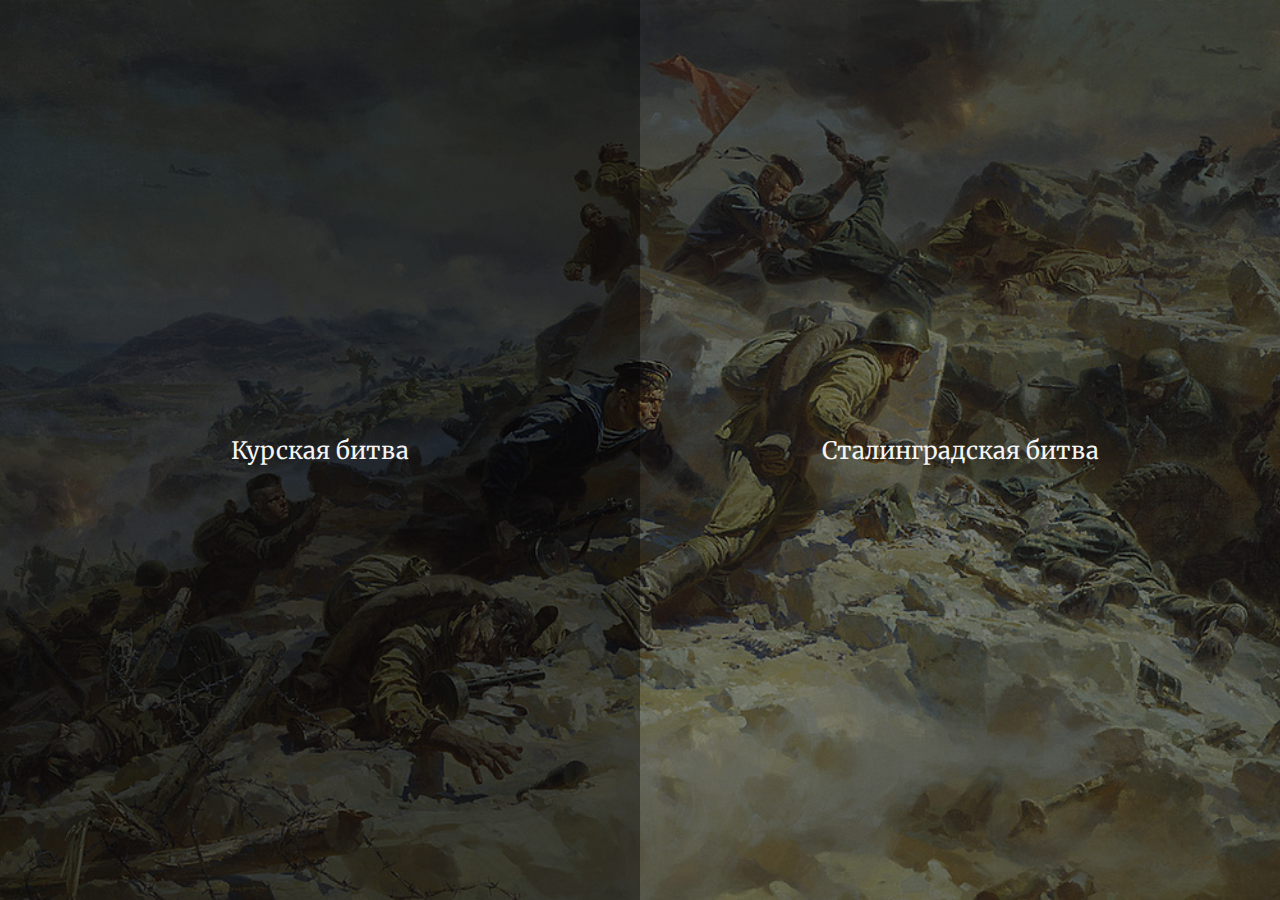
<file: index.html>
<!DOCTYPE html>
<html>
    <head>
        <title>Курская и Сталинградская битвы</title>
        <link rel="stylesheet" href="style.css">
        <link href="https://fonts.googleapis.com/css?family=Fira+Sans:500|Lora|Merriweather" rel="stylesheet">
        <meta charset="utf-8"> 
        <meta name="viewport" content="width=device-width, initial-scale=1">
        <script src="https://pixijs.download/release/pixi.min.js"></script>
    </head>
    <body>
        <a href="kursk.html" class="kurskButton button">Курская битва</a>
        <a href="stalin.html" class="stalinButton button">Сталинградская битва</a>
        <script src="https://ajax.googleapis.com/ajax/libs/jquery/3.2.1/jquery.min.js"></script>
        <script src="script.js"></script>
    </body>
</html>
</file>
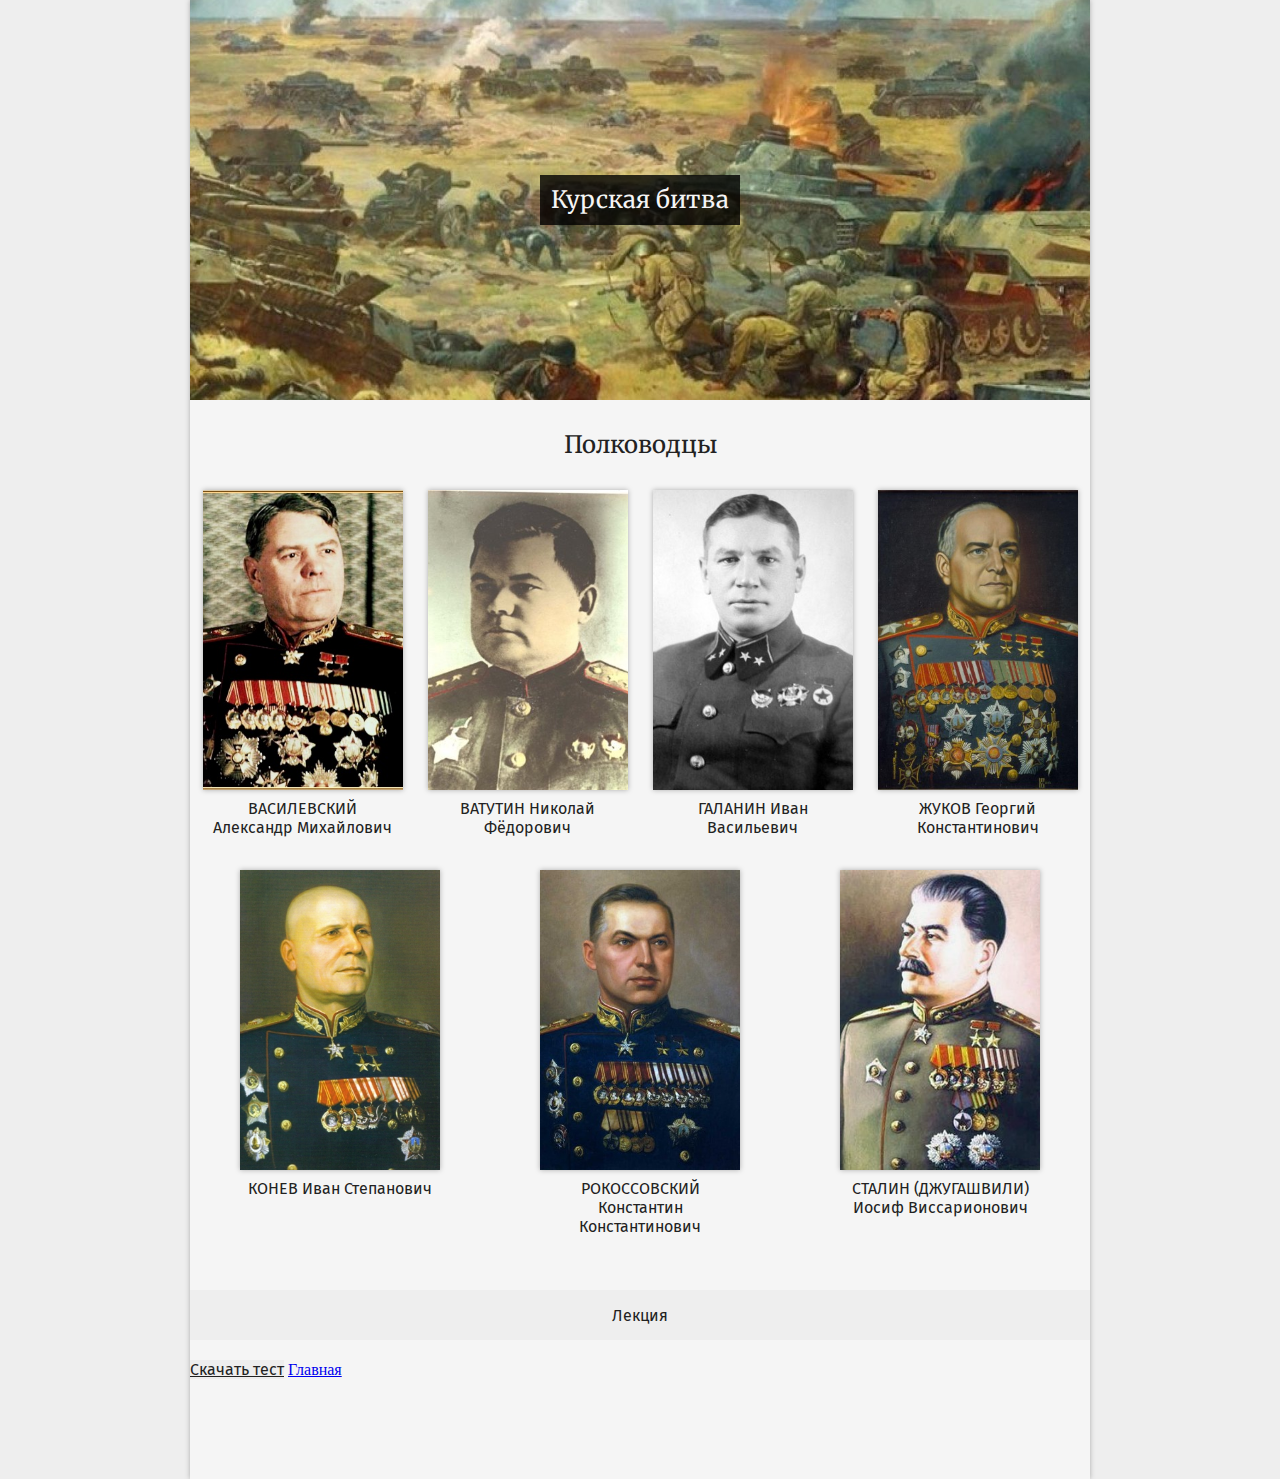
<file: kursk.html>
<!DOCTYPE html>
<html>
    <head>
        <title>Курская битва</title>
        <link rel="stylesheet" href="kursk.css">
        <link href="https://fonts.googleapis.com/css?family=Fira+Sans:500|Lora|Merriweather" rel="stylesheet">
        <meta charset="utf-8"> 
        <meta name="viewport" content="width=device-width, initial-scale=1">
        <script src="https://pixijs.download/release/pixi.min.js"></script>
    </head>
    <body>
        <main>
            <div class="container">
                <div class="showcase">
                    <h1>Курская битва</h1>
                </div>
                <h2 class="heroesHeader">Полководцы</h2>
                <div class="heroes">
                    <div class="heroBlock">
                        <img class="heroImage" src="img/vas.jpg" class="heroImage">
                        <h2 class="heroName">ВАСИЛЕВСКИЙ Александр Михайлович</h2>
                    </div>
                    <div class="heroBlock">
                        <img class="heroImage" src="img/Vatutin.jpg" class="heroImage">
                        <h2 class="heroName">ВАТУТИН Николай Фёдорович</h2>
                    </div>
                    <div class="heroBlock">
                        <img class="heroImage" src="img/galanin.jpg">
                        <h2 class="heroName">ГАЛАНИН Иван Васильевич</h2>
                    </div>
                    <div class="heroBlock">
                        <img class="heroImage" src="img/jukov.jpg" class="heroImage">
                        <h2 class="heroName">ЖУКОВ Георгий Константинович</h2>
                    </div>
                    <div class="heroBlock">
                        <img class="heroImage" src="img/konev.jpg" class="heroImage">
                        <h2 class="heroName">КОНЕВ Иван Степанович</h2>
                    </div>
                    <div class="heroBlock">
                        <img class="heroImage" src="img/rok.jpg" class="heroImage">
                        <h2 class="heroName">РОКОССОВСКИЙ Константин Константинович</h2>
                    </div>
                    <div class="heroBlock">
                        <img class="heroImage" src="img/stalin4.jpg" class="heroImage">
                        <h2 class="heroName">СТАЛИН (ДЖУГАШВИЛИ) Иосиф Виссарионович</h2>
                    </div>
                </div>
                <button class="panelButton">Лекция</button>
                <div class="panel">
                    <p>
                        Курская дуга... Теперь название этой великой битвы известно чуть ли не каждому жителю нашей страны и мира. Но когда-то и кем-то оно было произнесено впервые. Сначала оно упоминалось в секретных оперативных донесениях и военных сводках, поступавших из армейских штабов. Потом появилось на страницах военной печати. Из оперативных донесений и со страниц газет эта операция постепенно стала входить в военный лексикон, и на устах людей зазвучало новое, рождённое в боях название, а точнее, военное определение – Курская дуга.
                        По своему размаху, направленности, результатам и значению сражение на Курской дуге стоит в ряду крупнейших сражений ХХ века.
                        На поле боя с обеих сторон одновременно сошлись свыше 2236 тыс. солдат и офицеров, 6216 танков и самоходных установок, свыше 29 тыс. артиллерийских орудий и минометов, более 4200 боевых самолетов. А с учётом резервов обеих противоборствующих сторон, войск вермахта на Орловском выступе, советских войск Брянского фронта, то численность участвовавших в сражении войск превышала 4 млн. человек, танков и самоходных установок – 10000, артиллерийских орудий и минометов – 50000, боевых самолетов – 7000.
                        Нигде и никогда на столь ограниченном пространстве не сходились в смертельной схватке такие массы людей и техники. И сейчас этот участок советско-германского фронта протяженностью свыше 600 км, где решалась основная задача летне-осенней кампании 1943 г., справедливо называют Огненной дугой.
                    <h3>Положение сторон к весне 1943 года</h3><p>
                    Положение сторон весной 1943 г., их перспективы определились в ходе операций и сражений на советско-германском фронте зимой 1942-1943 гг. В результате Сталинградской битвы фашистская армия была основательно надломлена, было разгромлено свыше 100 немецких дивизий, составлявших до 40% их соединений на советско-германском фронте. Наметился коренной перелом в войне.</p>
                    <h3>Германия</h3><p>
                    Значительно ослабленными оказались танковые части Германии, которые в операциях 1941-42 годов служили главной ударной силой её сухопутных войск. Генерал Г.Гудериан – в то время генерал-инспектор бронетанковых войск – в марте 1943 года отмечал: «К сожалению, в настоящее время у нас нет уже ни одной полностью боеспособной танковой дивизии, однако успех боевых действий, как этого года, так и последующих лет зависит от того, удастся ли нам снова создать такие соединения. Если нам удастся разрешить эту задачу, то мы во взаимодействии с военно-воздушными силами и подводным морским флотом одержим победу. Если не удастся, то наземная война станет затяжной и дорогостоящей».1
                    Особенно большие потери понесли союзники Германии – румынские, итальянские и венгерские войска. Их боеспособность и боевой дух быстро таяли. Образовался кризис внутри фашистского блока, осложнилась обстановка в самой Германии.
                    В ходе сражений зимы 1942-43 годов к советско-германскому фронту были прикованы главные силы фашистской армии. Это позволило англо-американскому командованию успешно провести наступательные операции в Северной Африке. Создавались благоприятные условия для открытия второго фронта в Европе. Однако на вашингтонской конференции глав правительств и начальников штабов Великобритании и США в июле 1943 года было принято решение отложить открытие второго фронта ещё на год. Такая позиция союзников дала возможность гитлеровскому руководству мобилизовать все свои промышленные и людские ресурсы для продолжения войны, по прежнему концентрируя главные силы на восточном фронте.
                    В январе 1943 г. Гитлер издал указ «О всеобщем использовании мужчин и женщин для обороны империи», согласно которому все проживающие на территории Германии мужчины в возрасте от 16 до 65 лет и женщины от 17 до 45 лет подлежали мобилизации. Все мужчины от 17 до 50 лет направлялись на фронт. Для работы в промышленности и сельском хозяйстве широко использовалось население оккупированных территорий и военнопленные. По сравнению с 1942 г.  производство танков в Германии возросло почти в 2 раза, самолетов – в 1,7 раза, артиллерийских орудий – в 2,2 раза.2 Вступили в строй новые танки «Тигр» и «Пантера», самоходные орудия «Фердинанд», новые истребители «Фокке-Вульф 190А» и штурмовик «Хейнкель-129». Были существенно улучшены боевые свойства прежних танков Т-III, T-IV, артиллерии. Появились более мощные противотанковые пушки 75- и 88-миллиметрового калибра.
                    Все это дало возможность гитлеровскому руководству к весне 1943 г. восполнить потери войск и сформировать новые пехотные и танковые соединения. К лету гитлеровская армия имела на 43 дивизии больше, чем в канун войны против СССР. Гитлеровское руководство усиленно готовилось к тому, чтобы взять реванш за поражения минувшей зимы.</p>
                    <h3>Советский Союз</h3><p>
                    Что касается Советского Союза, то, несмотря на ряд достигнутых военно-политических и стратегических успехов, обстановка для него оставалась крайне напряжённой и сложной. Враг был надломлен, но ещё полон решимости продолжать войну. Приходилось учитывать и возможность попыток гитлеровского руководства заключить сепаративный мир с нашими западными союзниками.
                    В ходе ожесточённых зимних сражений советские войска понесли большие потери в личном составе и технике. Освобождённые районы находились в опустошенном состоянии. От Советского государства и всего народа требовались новое напряжение духовных сил, мобилизация всех экономических и военных возможностей для наращивания ударов по врагу до полного его разгрома. Положение осложнялось тем, что Германия продолжала опираться на промышленность и ресурсы Западной Европы. В 1943 году она ещё производила в 4 раза больше чугуна, стали и проката, почти в 6 раз больше угля, в 1,5 раза больше электроэнергии, чем Советский Союз. Поэтому только за счет более рационального использования имевшихся ресурсов и предельно напряжённого труда советских людей можно было превзойти врага и обеспечить победу.
                    Эта задача была решена. В 1943 г. промышленность СССР произвела тяжелых и средних танков в 1,4 раза, боевых самолетов в 1,3 раза, орудий 76-миллиметрового калибра и выше – на 63%, минометов – на 213% больше, чем промышленность фашистской Германии. В течение года авиационные заводы выпустили около 35 000 самолетов, а танкостроители – 24 000 танков и самоходно-артиллерийских орудий.</p>
                    <img src="img/t34.jpg">
                    <p>Т-34
                    </p><p>Наращивалось производство основной боевой машины – танков Т-34, – по праву считавшейся верхом развития танковой техники. Одновременно начался массовый выпуск самоходно-артиллерийских установок (САУ-152, САУ-76, САУ-85, ИСУ-152, ИСУ-122). Это позволило сформировать 5 танковых армий новой организации, состоявших только из танковых и механизированных корпусов и явившихся мощным средством нанесения контрударов в обороне и развитии успехов в наступлении.
                    Появилась новая противотанковая пушка образца 1943 г., успешно поражавшая немецкие танки «Тигр» и «Пантера». Усовершенствованы были и другие артиллерийские системы; сформированы артиллерийские корпуса прорыва, пушечные артиллерийские дивизии, истребительно-противотанковые бригады РВГК. Вся артиллерия была переведена на механическую тягу, что значительно повысило её маневренность. Общевойсковые армии получили свою штатную артиллерию. Создание артиллерии РВГК и централизованное управление ею давало возможность оперативно перебрасывать её на решающие участки фронта, где выполнялись главные задачи. На вооружение авиации начали поступать новые, более современные истребители    ЛА-4, ЯК-9, ЯК-3, усовершенствованные бомбардировщики ПЕ-2, ИЛ-4, штурмовики ИЛ-2.</p>
                    <img src="img/plane.jpg">
                    <p>Ил-4</p><img src="img/plane2.jpg">
                    <p>Пе-2</p>                    <img src="img/plane3.jpg">
                    <p>Ил-2</p><p>
                    Ставке Верховного главнокомандования удалось создать крупные стратегические резервы. К лету 1943 года в составе действующей Красной Армии насчитывалось 6442000 солдат, сержантов и офицеров, 98790 орудий и минометов, 9580 танков и самоходно-артиллерийских установок, 8290 боевых самолетов.4 Завершался второй год войны, и Красная Армия, особенно её командные кадры, познавшие как тяжёлые поражения, так и крупные победы, приобрели значительный опыт ведения оборонительных и наступательных операций. В ходе Курской битвы Красная Армия, с точки зрения чисто военного противостояния и возможностей проявления военного искусства, впервые выступала примерно в равных с фашистской армией условиях. Например, соотношение сил сторон, сложившееся к июню 1941 года, характеризовало лишь их потенциальные возможности к началу войны. Фактически же из-за крупных политических просчетов сталинского руководства фронты Красной Армии были поставлены в такие условия, в которых они не могли реализовать свои боевые возможности. В результате огромных потерь, понесённых нашими войсками в первые же дни войны, особенно в авиации, дальнейшие сражения шли при подавляющем превосходстве противника. Примерно такая же обстановка сложилась и летом 1942 года. И только в 1943 году вследствие принятых политических и стратегических решений Красная Армия оказалась в ином, более благоприятном, чем в предшествующие два года войны, положении.</p>
                    <h3>Планы германского командования</h3><p>
                    В планах на 1943 год Гитлер исходил из ложной посылки: военный потенциал СССР на исходе и «Советский Союз, понесший чудовищные потери, должен потерпеть поражение».5 Это было результатом не столько реальной оценки сложившейся военно-политической и стратегической обстановки, сколько упорного нежелания признать назревавший коренной перелом в ходе войны не в пользу Германии и стремления любой ценой одержать в 1943 году крупную победу.</p><p>
                    Конфигурация Курского выступа создавала, по мнению гитлеровского командования, благоприятные возможности для окружения и последующего разгрома войск Центрального и Воронежского фронтов. Достигнув победы на Курской дуге, гитлеровцы намеревались развить своё наступление в северо-восточном направлении, выйти в глубокий тыл центральной группировки советских войск и создать новую угрозу Москве. Это коренным образом изменило бы военно-политическую обстановку на советско-германском фронте в пользу немецких войск. Вот почему свою летнюю кампанию 1943 года гитлеровское руководство планировало начать наступательными операциями, рассчитывая окружить и разгромить советские войска в районе Курского выступа. Предусматривались два мощных встречных удара: от Орла на юг и от Белгорода на север в общем направлении на Курск.</p><p>
                    Вот что провозглашал Гитлер в своем приказе 15 апреля 1943 г:</p><p>
                    «Я решил, как только позволят условия погоды, осуществить первое в этом году наступление «Цитадель». Это наступление имеет решающее значение... Победа под Курском должна явиться факелом для всего мира...»</p>
                    <h3>Замысел советского командования</h3><p>
                    Советская разведка своевременно раскрыла план действий германского командования. Комплекс мер по отражению гитлеровских ударов и переходу в контрнаступление был предложен маршалом Советского Союза Г.К.Жуковым. Его точка зрения, поддержанная Генеральным штабом и командованием Центрального фронта, возобладала, хотя И.В.Сталин и колебался. Но, в конце концов, аргументы Г.К.Жукова, А.М.Василевского и К.К.Рокоссовского, подкреплённые детальной проработкой различных вариантов развития событий, убедили Верховного главнокомандующего принять решение о преднамеренной обороне.</p><p>
                    В сжатом виде замысел действий советского командования состоял в том, чтобы переходом к преднамеренной стратегической обороне силами Центрального, Воронежского, Степного фронтов отразить летнее наступление немецко-фашистских войск, обескровить их последующим переходом в контрнаступление нанести поражение главным группировкам противника. С этой целью, начиная с конца февраля и до начала июля 1943 г., на всём Курском выступе производились напряжённые работы по созданию мощной оборонительной системы. Всё это время наши войска создавали, укрепляли и совершенствовали свои позиции. В ту пору сложилась поговорка: «Хороший окоп – броня для солдата». Вот почему бойцы трудились день и ночь, создавая развитую систему траншей и ходов сообщений.</p><p>
                    Кроме оборонительных работ, проделанных непосредственно частями Красной Армии, особенно инженерно-саперными подразделениями, с помощью трудящихся прифронтовых районов было вырыто по всему Курску одних только траншей – десять тысяч километров, построены и восстановлены сотни мостов и тысячи километров шоссейных и грунтовых дорог. Объем работы был колоссальный. Нигде и никогда за всё время войны не было такой мощной глубокоэшелонированной, разветвлённой и разнообразной по характеру сооружений обороны. Для удара на Курской дуге советскими войсками было подготовлено 8 оборонительных полос и рубежей, связанных между собой промежуточными и отсечными позициями: общая глубина инженерного оборудования местности достигала 300 км. Эти оборонительные полосы, хорошо оснащённые инженерными сооружениями, позволяли свободно маневрировать огневыми средствами в бою и доводить до минимума потери от артиллерийско-миномётного и авиационного огня. Были созданы мощные минные поля на танкоопасных направлениях, резервы противотанковой артиллерии самоходных установок, танковых и моторизированных частей, в любую минуту готовых к контратаке.</p><p>
                    Велась напряжённая боевая подготовка. Командирами, штабами и войсками отрабатывались способы действий по выполнению поставленных задач в обороне. Особенно интенсивно шли тренировки по выдвижению на назначенные рубежи с противотанковыми резервами и вторыми эшелонами. Всё это определило высокую организованность действий нашей армии в ходе оборонительного сражения. Уверенность и стойкость войск были обеспечены хорошей обученностью, умением владеть своим оружием, целеустремлённостью и высокой организованностью в действиях командиров штабов всех степеней, всей сложной и многообразной работой по подготовке оборонительной операции, что обеспечило её успех.</p><h3>
                    Накануне сражения</h3><p>
                    Гитлеровцы, готовясь к наступлению, стянули в состав ударной группировки 50 дивизий, в том числе 14 танковых и 2 моторизированные. Ещё 3 танковые дивизии и 1 моторизированная находились в ближайшем резерве. От Орла на Курск готовились наступать 6 танковых дивизий. Из района Белгород – Харьков к наступлению готовились 8 танковых дивизий.</p><p>
                    В южную ударную группировку врага входили элитные соединения бронетанковых войск вермахта: танковые дивизии СС «Адольф Гитлер», «Рейх», «Мёртвая голова», моторизированная дивизия «Великая Германия», 10-я отдельная танковая бригада. Именно в состав этих соединений входили все танки «Тигр» и «Пантера», имевшиеся у врага на юге Курской дуги.
                    Гитлеровские войска возглавляли: генерал-фельдмаршал Г.Клюге (группа армий «Центр») и Э.фон Манштейн (южная группа армий).</p>
                    Советскими войсками командовали: генерал К.К.Рокоссовский (Центральный фронт) и генерал Н.Ф.Ватутин (Воронежский фронт).
                    В состав двух советских фронтов входили: 10 общевойсковых армий, 2 танковые, 2 воздушные; 2 отдельных стрелковых корпуса и 4 отдельных танковых, а также части и соединения других родов войск. В распоряжении советского командования имелось большое число истребительно-противотанковых бригад и отдельных истребительно-противотанковых полков.

                    Советские войска имели количественное превосходство над врагом в личном составе, артиллерии и танках (в авиации соотношение сил было примерно равным), но проигрывали ему в отношении качественного состава бронетанковых войск.
                    В начале июля Ставка уведомила фронты о том, что вражеское наступление возможно в период с 3 по 6 июля, а в ночь на 5 июля были схвачены немецкие сапёры, разминировавшие проходы на своём переднем крае. На допросе они показали, что немецкие части уже заняли исходные позиции и в три часа утра пойдут в наступление. Командованию предстояло решить: верить пленным или нет. Если немецкие саперы говорили правду, надо было начинать запланированную на этот случай контрартподготовку, на которую выделялось до половины боевого комплекта снарядов и мин.
                    «Времени на запрос Ставке не было, обстановка складывалась так, что промедление могло привести к тяжёлым последствиям, - вспоминает маршал Советского Союза К.К.Рокоссовский. – Присутствующий при этом представитель Ставки Г.К.Жуков, который прибыл к нам накануне вечером, доверил решение этого вопроса мне».
                    Ответственность была, конечно, колоссальная, но прославленный в московских и сталинградских боях полководец, детально знавший обстановку на фронте, взвесив все «за» и «против», принял смелое, а главное – правильное решение.
                    <h3>«И грянул бой...»</h3>
                    ...5 июля в 2 часа 20 минут на большом участке фронта южнее Орла предрассветную тишину, царившую над позициями, потряс гром сотен батарей. Одновременно не менее сильный огонь по приказу командующего Воронежским фронтом Н.Ф. Ватутина был открыт и на южном фасе дуги, в районе Белгорода. Это было для гитлеровцев как гром среди ясного неба.
                    <img src="img/map.jpg">
                    В первые часы боя полная неопределённость царила и на стороне советского командования, Г.К.Жуков и А.М.Василевский с волнением ожидали результатов предпринятой артиллерийской контрподготовки. Об этих часах неопределённости вспоминает лейтенант И.М.Чистяков, командующий 6-й гвардейской армией:
                    ─ Всех тревожило одно: пойдут немцы в наступление сразу же после нашей контрподготовки или нет? Это – главное. Но и другая мысль беспокоила: не ударили мы по пустому месту? Уже больше двух часов прошло со времени нашей артподготовки, а противник молчит, не наступает. Вдруг звонит ... генерал Ватутин и спрашивает меня: «По данным вашей разведки, немцы должны уже давно наступать». Я молчу: ничего утешительного сказать ему не могу. А он продолжает:
                    ─ Не потратили ли мы несколько вагонов боеприпасов напрасно? Тогда, считай, влипли мы с тобой в историю...
                    Слова эти резанули по сердцу. Но в это самое мгновение послышался отдаленный гул моторов, и я с облегчением буквально закричал в трубку:
                    ─ Товарищ командующий, слышен гул моторов! Приближаются ... вражеские танки! Да вот и артиллерия его заговорила.
                    ─ Ясно. Желаю успехов! – ответил мне Николай Федорович и повесил трубку.
                    Лишь в 4 часа 30 минут, то есть с опозданием почти на два часа, а кое-где и позже, гитлеровцы начали своё наступление, сопровождаемое массированными ударами артиллерии и Люфтваффе.
                    В первые же часы боя в сражение были введены сотни танков. Нигде и никогда, ни до, ни после Курской битвы гитлеровцам не удавалось достичь такой плотности бронетанковой техники. На отдельных участках на один километр фронта приходилось до ста вражеских танков и штурмовых орудий. Но советские войска выдержали удар этого стального тарана. Натолкнувшись на глубокоэшелонированную оборону советских войск, гитлеровская группировка, наступавшая с севера, увязла в ней, понесла тяжёлые потери в технике и людях, и уже к 12 июля продвижение гитлеровских войск было полностью остановлено, они смогли продвинуться всего на 10-12 километров. Массирование артиллерии, умелое использование танков и авиации помогли командованию Центрального фронта в короткие сроки остановить вражеское наступление. Важную роль сыграл и контрудар, нанесённый 6 июля силами 17-го и 18-го гвардейских стрелковых корпусов, 2-й танковой армии (3-й и 16-й танковые корпуса) и 19-го танкового корпуса. Хотя врага и не удалось отбросить на исходные позиции, его продвижение застопорилось, гитлеровцам пришлось производить перегруппировку войск.
                    С юга наступала более крупная группировка врага. И её продвижение было более значительным. Здесь, на Обояньском и Прохоровском направлениях, развернулось одно из ожесточённейших танковых сражений Великой Отечественной войны.
                    <h3>Прохоровское поле</h3>
                    Благодаря полуторному превосходству в танках и умелому маневрированию силами гитлеровцам удалось продвинуться на 30-35 км в полосе обороны Воронежского фронта. Но 9 июля враг был остановлен. Тогда гитлеровское командование, чтобы продолжить наступление на север, решило использовать брешь, пробитую на стыке 6-й и 7-й гвардейских армий, обойти Обоянь с востока и нанести удар основными силами на Прохоровку: это был для противника кратчайший путь с юга на Курск вдоль Симферопольского шоссе.
                    Одновременно и генерал армии Н.Ф.Ватутин подготовил войска фронта к нанесению контрудара именно в этом направлении, имея целью разгромить на этом участке сильную вражескую группировку, освободить Белгород, развить контрнаступление в сторону Днепра.
                    Рано утром 12 июля началось танковое сражение под Прохоровкой. На небольшом пространстве, зажатом между рекой Псел и железнодорожной насыпью, сближались две танковые лавины. Наши машины на полном ходу врезались в боевые порядки противников. На поле боя перемешалось огромное количество танков. Снаряды, посылаемые с близких расстояний, пробивали броню, взрывались боеприпасы, башни танков от удара отлетали на несколько метров...
                    Советские танкисты действовали не только огнем, скоростью и маневром своих «тридцатьчетверок», но и их ударной массой, часто идя на таран. Над полем боя среди орудийных выстрелов различались душераздирающий скрежет брони и стали, глухие, как тысячепудовый молот, удары огромной массы металла. И это продолжалось с раннего утра до самого заката. Металл плавился, а люди стояли, держались, боролись, стремясь пересилить, сломить танковый напор врага, обратить его в спять, одержать победу. Лишь с наступлением сумерек гул боя стал постепенно стихать. В гигантском «смерче» боя трудно было различить действия отдельных экипажей, и тем более людей. Героизм здесь был как нигде массовым. Сражались все, кто мог видеть, двигаться, стрелять, бросать гранаты и бутылки с зажигательной смесью да бить прикладом...

                    Сражение под Прохоровкой, по утверждению военных специалистов, характеризовалось частым и резким изменением хода событий на разных направлениях, небывалой активностью и решительностью советского командования. На одних участках велись встречные бои, а на других – оборонительные, на третьих – наступательные, с отражением контратак противника. Павел Алексеевич Ротмистров в своей книге «Время и танки» характеризовал ход самого сражения так: «...Поле сражения клубилось дымом и пылью, земля содрогалась от мощных взрывов. Танки наскакивали друг на друга и, сцепившись, уже не могли разойтись, бились насмерть, пока один из них не вспыхивал факелом или не останавливался с перебитыми гусеницами. Но и подбитые танки, если у них не выходило из строя вооружение, продолжали вести огонь».
                    ...Страшно было смотреть на поле отгремевшего сражения:
                    И стихла битва,
                    Словно истощила
                    Все силы.
                    И умолкло все кругом,
                    Как в час,
                    Когда гроза теряет силы,
                    И катится
                    Поле боя осталось за советскими войсками. Хотя победа далась высокой ценой: 350 танков и САУ остались на поле под Прохоровкой. Но и немцы оставили под Прохоровкой более 400 танков и штурмовых орудий. И если из 350 советских танков почти половина через день, два, три, неделю опять вошла в строй, немецкие танки были потеряны безвозвратно.
                    Роль авиации
                    Громадный вклад в победу под Курском внесли советские летчики. Советская авиация не имела значительного численного превосходства над Люфтваффе. Тем весомей была победа, одержанная в воздушном сражении за господство в воздухе над полем битвы на Курской дуге.
                    Всего два-три дня потребовалось советским летчикам, чтобы небо стало безраздельно принадлежать им. А господство в воздухе помогало отражать атаки на земле. Удары штурмовиков нередко срывали наступление гитлеровцев. Особенно эффективно применялись кумулятивные противотанковые авиационные бомбы. И налеты десятков машин на места скопления гитлеровских танков превращали там все в кромешный ад.
                    Не менее эффективно действовали пикирующие бомбардировщики ПЕ-2 – «пешки». Одна из вражеских атак на Поныри была отбита соединёнными усилиями наземных войск и 170 «пешек». Пикировщики, выстроившись в круг и сбрасывая по 1-2 бомбы за заход, буквально прижали наступавших гитлеровцев к земле. Атака противника была не просто сорвана, советские войска перешли в контратаку и отбросили вклинившегося противника на ранее занимаемые им рубежи.
                    Итоги
                    Итогом битвы на Курской дуге был разгром более чем 30 отборных дивизий вермахта, в том числе 7 танковых. Враг потерял более 500 тысяч человек убитыми, пропавшими без вести, пленными и уволенными с военной службы по увечьям, свыше 1500 танков, до 3700 боевых самолетов, свыше 3000 артиллерийских орудий. Советские войска ликвидировали Орловский и Белгородско-Харьковский плацдармы противника и создали условия для освобождения Левобережной Украины и выхода на Днепр. В этой битве окончательно потерпела крах наступательная стратегия вермахта. Победой под Курском и выходом к Днепру окончательно завершился коренной перелом в ходе войны. Германия и её сателлиты были вынуждены перейти к обороне на всех театрах военных действий. В воздушных сражениях под Курском советская авиация окончательно завоевала стратегическое господство в воздухе.
                    В Курской битве советские войска проявили несгибаемое мужество и стойкость.

                    Здесь судьбы мира взвешивались строго.
                    Здесь танки наши шли, как корабли.
                    Победные широкие дороги
                    Среди цветов на запад пролегли.
                    Мы бились от заката до заката,
                    И были мы такими в том бою,
                    Каких вы не видали на плакатах
                    И не встречали в праздничном строю.
                    (Александр Елькин, 1943 г)
                    132 соединения и части были преобразованы в гвардейские, 26 удостоены почетных наименований «Орловские», «Белгородские», «Харьковские» и «Карачаевские».
                    Поражение в Курской битве поставило окончательный крест на гитлеровских претензиях на мировое господство.
                    Отрывки из воспоминаний Маршала Советского Союза (тогда начальника Генерального штаба Советских вооруженных сил) А.М. Василевского и генерала-фельдмаршала, бывшего командующего группой армий «Юг» Э. фон Манштейна
                    Александр Михайлович Василевский: «На советско-германском фронте наступило весеннее затишье. Лишь на Кубани продолжались ожесточенные сражения за завоевание господства в воздухе. В центре же, вокруг Курска, образовалась своеобразная дуга, обращённая в сторону противника. С севера над ней нависал находившийся в руках противника Орловский выступ. С юга линия фронта тянулась примерно по белгородской параллели. А западный конец дуги шёл чуть восточнее Севска, Рыльска и города Сумы. Внутри огромной дуги и близ неё стояли в напряжённом ожидании наши десять общевойсковых, две танковых и две воздушных армии Центрального  и Воронежского фронтов».
                    Эрих фон Манштейн: «Весна 1943 года поставила германское командование перед сложным решением (...) речь шла о двух альтернативных вариантах. Следовало ли сначала предоставить инициативу противнику и подождать его наступления, чтобы затем, при благоприятных условиях, перейти в контрнаступление? Или же попытаться сохранить инициативу за собой и нанести противнику удар прежде, чем он успеет прийти в себя от последней зимней кампании?»
                    А.М. Василевский: «Ещё накануне первомайского праздника ЦК партии обратился с призывом к ВС (...) «Вперёд на Запад, за освобождение советской земли!»
                    Цель нового наступления состояла в том, чтобы завершить наметившийся перелом в войне, разгромить вражеские группировки армий «Центр» и «Юг», освободить Левобережную Украину с угольно-металлургической базой Донбасс и восточные районы Белоруссии, изгнав гитлеровские войска за линию реки Сож, среднего и нижнего течения Днепра.
                    К выработке плана предстоящих действий и всестороннему их обеспечению советское командование приступило сразу же после завершения зимней кампании – в конце марта 1943 года».
                    Э.фон Манштейн: «На предполагаемом намерении врага (наступать) основывалась идея контрнаступления, о которой командование группы армий «Юг» неоднократно докладывало Гитлеру в феврале – марте. Нужно было с боями отступить перед ожидаемым на Донце наступлением противника с тем, чтобы позволить его ударным армиям продвинуться примерно до линии Мелитополь – Днепропетровск. Одновременно самые крупные силы нужно было  сосредоточить позади северного крыла наших сухопутных сил. С их помощью следовало  разбить ожидавшееся там наступление русских, чтобы потом ударить во фланг армий противника, продвигающихся через Донбасс в направлении нижнего Днепра, и уничтожить их на побережье (...).
                    Но Гитлер менее всего был готов к возможному оперативному успеху ценой отказа – хотя бы и временного – от района Донбасса. С потерей этого района мы не смогли бы более обеспечить  наше собственное военное производство. Тогда как для противника потеря Донбасса означала лишь сокращение производства стали на 25%. Более того, значение для нас месторождения марганца под Никополем вообще не поддается словесному выражению. Потеря Никополя (на Днепре, юго-западнее Запорожья) означало бы конец войне (...).
                    Таким образом, на передний план с неизбежностью выступила идея использовать имевшуюся слабость противника после поражений, которые он потерпел к концу зимней кампании, чтобы нанести удар прежде, чем он снова будет способен вести оперативные действия (...). Так, в конце концов, пришли к плану «Цитадель».
                    А.М.Василевский: «Казалось, для организации нашего наступления мы сделали все. Однако вскоре в намеченный Ставкой план летнего наступления, предусматривавший нанесение главного удара на Юго-Западном направлении, были внесены существенные поправки. Советской военной разведке удалось своевременно вскрыть подготовку гитлеровской армии к крупному наступлению на Курской дуге и даже установить его дату».
                    Э.фон Манштейн: «Начало операции «Цитадель» предусматривалось на возможно более ранний срок. В качестве такового оба командования группами армий называли верховному главнокомандованию сухопутных сил начало мая при условии, что до этого закончился бы период весенней распутицы. Фактически операция «Цитадель» могла бы начаться примерно в середине мая».
                    А.М.Василевский: «Анализируя разведывательные данные о подготовке врага к наступлению, фронты, Генеральный штаб и Ставка постепенно склонялись к идее перехода к преднамеренной обороне. Этот вопрос в конце марта – начале апреля многократно обсуждался в ГКО и Ставке. Тщательно, со всех сторон обсуждали мы этот вопрос по телефону с заместителем Верховного Главнокомандующего Г.К.Жуковым, который находился на Курской дуге, в войсках Воронежского фронта. В результате 8 апреля Г.К.Жуков направил Верховному Главнокомандующему обстоятельный доклад с оценкой обстановки, в котором изложил соображения о плане действий в районе Курской дуги. Там, в частности отмечалось: «Переход наших войск в наступление в ближайшие дни с целью упреждения противника считаю нецелесообразным. Лучше будет, если мы измотаем противника на нашей обороне, выбьем ему танки, а затем, введя свежие резервы, переходом в общее наступление окончательно добьём основную группировку противника».
                    После принятия решения о преднамеренной обороне с последующим переходом в контрнаступление развернулась всесторонняя подготовка к предстоящим действиям. Одновременно продолжалась разведка сил и намерений противника, в результате чего советскому командованию стали достаточно точно известны сроки начала вражеского наступления, которое трижды переносилось Гитлером».
                    Э.фон Манштейн: «Постфактум склоняешься к признанию: учитывая, что начало операции «Цитадель» откладывалось всё далее, командующие группами армий должны были бы разъяснить верховному командованию сухопутных сил, что это наступление теперь потеряло свой смысл, и поэтому его не следует проводить (...).
                    В годовщину взятия Севастополя я должен был лететь в Бухарест, чтобы вручить маршалу Антонеску золотой герб Крыма. В последний момент полёт был отложен, так как Гитлер приказал всем командующим и командирам соединений сухопутных войск и авиации, предусмотренных для участия в операции «Цитадель», прибыть 1 июля в его ставку в Восточной Пруссии. На этом совещании, которое, как всегда перед подобной аудиторией, являлось исключительно докладом Гитлера, он сообщил своё окончательное решение: провести операцию «Цитадель». Наступление должно было начаться 5 июля».
                    А.М.Василевский: «3 июля на Воронежском и на Центральном фронтах прошло, как и все последующие дни, спокойно. А с 16 часов 4 июля противник предпринял на широком участке Воронежского фронта боевую разведку примерно четырьмя батальонами, поддерживаемыми двадцатью танками, артиллерией и авиацией (около 150 самолетовылетов). Все попытки врага вклиниться в наш передний край были отбиты. Захваченный в бою пленный, немец из 168-й пехотной дивизии, показал, что войскам розданы на руки сухой паёк, порции водки и что 5 июля они должны перейти в наступление.
                    Из телефонного разговора с Жуковым я узнал, что то же самое подтверждают немецкие перебежчики, перешедшие к нам 4 июля на Центральном фронте. Посоветовавшись с Ватутиным, мы решили в ночь на 5 июля повести предусмотренную планом артиллерийско-авиационную контрподготовку, которая как выяснилось позднее, дала исключительный эффект. Противник, находившийся в исходном для наступления положении, понёс большие потери в живой силе и технике... Гитлеровцы с трудом смогли начать наступление вместо 3-х часов утра 5 июля тремя часами позже. Так развернулось великое сражение на Курской дуге. В этот день, одновременно с севера и юга, перешли в наступление на Курск обе вражеские группировки».
                    Э.фон Манштейн: «5 июля началось наступление на фронтах обоих групп армий после того, как до этого вечером 4-я армия в результате внезапного частичного нападения завладела наблюдательными пунктами, которые для ведения операции были необходимы».
                    А.М.Василевский: «В целом вражеское наступление продолжалось менее недели и 12 июля кончилось провалом. В итоге беспримерного сопротивления советских войск, противник, понеся огромные потери и продвинувшись до 12 километров на северном фасе Курской дуги и до 35 километров на южном, был вынужден прекратить наступление и затем начать отвод своих войск (...).
                    Главным итогом оборонительного сражения следует, на мой взгляд, считать поражение танковых соединений врага, в результате чего возникло особо благоприятное для нас соотношение сил по этому важному роду войск. В значительной степени способствовал этому выигрыш нами крупного встречного танкового сражения южнее Прохоровки в 30 километрах от Белгорода. Мне довелось быть свидетелем этого поистине титанического поединка двух стальных армад (до 1200 танков и САУ), который произошел на южном фасе Курской дуги 12 июля».
                    О Прохоровке вспоминают участники крупнейшего танкового сражения второй мировой войны
                    Вильгельм Рёс, радист командирского танка войскового соединения «Адольф Гитлер»: «Ту местность я и сегодня ещё вижу перед собой, словно был там вчера. Сто раз, не меньше, мне снился сон, будто я стою там, у Прохоровки, вокруг подбитые танки, и я один. Для солдата нет ничего страшнее, чем оказаться одному на вражеской территории...
                    И вот, наверное, раз сто я уже видел во сне, что нахожусь там, на поле битвы, и что я совсем один. Но потом поле исчезает, и передо мной лишь противотанковый ров да эта бескрайняя зелёная поверхность. И мне нужно домой. И я пытаюсь представить себе: две тясячи километров или сколько? – и можно идти домой... И в этот момент я всегда просыпаюсь».
                    Евгений Львович Дон, водитель танка: «Очень тяжёлые и сегодня вижу сны, нехорошие. Отдельно голова, отдельно рука, ямы, бой... Жуткие сны. Жуткие!»
                    Карл Ульрих, командир полка мотопехоты танкового соединения дивизии «Тотен Копф» («Мёртвая голова»): «Враг, большой дугой устремившийся на запад, должен был быть вдавлен немецкими войсками обратно. Удар северной группы войск должен был достичь Курска в то время как южная, в состав которой входил 2-й танковый корпус СС, ударяла с юга на Курск. Тем самым мы должны были создать возможность для уничтожения врага, который сидел там, внутри, в кишке».
                    Владимир Николаевич Баскаков, генерал-майор, начальник штаба 5-й гвардейской танковой армии: «Мы верили в то, что высшее командование немецкой армии все-таки сильно подвержено шаблону: обязательно удар под основание клина V, к счастью нашему, мы не ошиблись. На тех участках, где мы ждали наступления противника, там раза в три, а то и в пять оборона была сильнее».
                    К.Ульрих: «В 1943 году мы относительно превосходящими силами предпринимали подобные наступления. Несмотря на то, что иногда бывали обескровлены... Но с марта по июль мы получили прекрасное пополнение, получили новое оружие, новые машины. Да, нам было ясно: мы добьемся своего!»
                    В.Н.Баскаков: «У нас не было принято считать врага дураком. Но какой же умный толкнет войска на эти страшнейшие укрепления? Вот этот умный самый и толкнул. Здесь немецкие войска умылись кровью основательно».

                    В.Рёс: «Когда около 6 часов утра я вылез из танка, чтобы немного размять ноги, вдруг услышал: «Аларм! Аларм! (Тревога)». Это был крик, совершенно непривычный для наших ушей. Такие сигналы бывают в казармах, на учениях, но только не в танковых частях. «По машинам! Запустить двигатель! По машинам!» - звучало со всех сторон. Не успев ещё занять своих мест, мы уже увидели первые горящие Т-34, услышали грохот, крики...»
                    Евгений Викторович Шкурдалов, заместитель командира танкового батальона: «Я видел только то, что было, так сказать, в пределах моего танкового батальона. Впереди нас шла 170-я танковая бригада. С огромной скоростью она вклинилась в расположение немецких танков, тяжёлых, которые шли в первой волне, и немецкие танки прошили наши танки. Танки шли очень близко друг к другу, а потому стреляли буквально в упор, попросту расстреливали друг друга. Эта бригада сгорела за какие-то пять минут – шестьдесят пять машин...»
                    В.Рёс: «Тактика русских заключалась в том, чтобы массой подавить остриё нашего танкового клина, которое оказалось далеко впереди. То есть на полном ходу врезаться в наш строй, лишая нас преимущества в дальнобойности наших орудий».
                    Олег Константинович Попов, офицер штаба 18-го танкового корпуса 5-й гвардейской танковой армии: «В Прохоровской операции только одно было непредвиденным. Как только мы стали входить в прорыв, а немцы начали тянуть «Тигры» и «Пантеры», наши пошли в лобовую атаку. Это не было запланировано, это никем не было писано. Это «матросовский» подвиг – на гибель, танк шел на верную гибель, Экипаж шел на смерть. Так оно и было – девяносто процентов гибли, десять процентов остались или уродами, или...»
                    В.Рёс: «Они неслись на полном газу. На нашем участке им препятствовал противотанковый ров. На полном ходу они влетали в этот ров, за счет своей скорости преодолевали в нём три-четыре метра, но потом как бы замирали в слегка наклонном положении с пушкой, задранной кверху. Буквально на мгновение! Воспользовавшись этим, многие наши командиры танков стреляли прямо в упор».
                    Е.В.Шкурдалов: «Мы рванулись вперёд, ну и ... Трудно сказать, но какой-то такой был у нас психологический момент, чтобы рвануться вперёд и нанести удар по немцам».
                    Петр Яковлевич Булгаков, командир танка: «Боялся я обгара. Ведь как танк загорится, не успеешь выскочить – сгоришь и сам. Или обгоришь. Вот это страшное дело!
                    Когда битва началась, сделался день, как ночь, ─ от взрывов бомб, снарядов... Горели танки, горела земля, горели люди, как все равно свеча. Жуть!»
                    Е.В.Шкурдалов: «Удар наносят на удар, как в профессиональном боксе. Ты ударил, подбил танк, где-то в это время сбоку бьют по тебе, ты куда-то отскакиваешь, в какую-то лощину или за другой танк, опять бьёшь, и по тебе бьют».
                    П.Я.Булгаков: «Своего танка не видишь, а у товарища видишь. И волосы встают дыбом, потому что видишь, что его танк живого человека раздавил, и кишки навернулись на гусеницы, на ленивцы танка! Это невыносимо!!!
                    Ну, а если не давить, сожгут тебя... Ведь тот – противник твой. Ну, и ты вынужден... Вот какая это была страсть».
                    В.Рёс: «Стреляют по машине, по людям вовсе не стреляют. И машину эту нужно обезвредить обязательно, иначе она обезвредит тебя. Подобные танковые сражения абсолютно безличны. Видны только стальные колоссы.
                    Кругом, сколько хватало глаз, ─ горящие танки, из которых выскакивали люди, в том числе и красноармейцы, многие в кожаных комбинезонах, в горящих кожаных комбинезонах... Грохот, взрывы, пороховая вонь! Ад!!!»
                    Е.В.Шкурдалов: «Первый танк я подбил, когда двигался вдоль посадки по железной дороге, и буквально на расстоянии сто метров увидел танк «Тигр», который стоял ко мне бортом и стрелял по нашим танкам. По-видимому, он подбил достаточно много наших машин, так как машины наши шли бортом к нему, и он стрелял по бортам наших машин. Я прицелился подкалиберным снарядом, выстрелил. Танк загорелся. Я ещё выстрелил, танк ещё больше загорелся. Экипаж выпрыгнул, но как-то мне было не до него. Я этот танк обошёл, потом подбил танк T-III, «Пантеру». Когда я «Пантеру» подбил, какое-то, знаете, возникло чувство восторга, что, вот видите, сделал такое героическое дело».
                    В.Рёс: «Внезапно один Т-34 прорвался и двинулся прямо на нас. Как бортрадист, сидящий впереди справа в машине, я должен был не только следить за радиоприборами, но ёще обслуживать пулеметы, и к тому же я выполнял и роль заряжающего. То есть мне приходилось откидывать бронеспинку, проползать в заднюю часть танка, между ног первого радиста, который сидел на месте заряжающего, и заряжать пушку. И поскольку было невероятно тесно, а снаряды вертикально установлены и закреплены с помощью пружинного прижима в нише бокового борта, то ли от волнения, то ли от этой злополучной тесноты, словом, я никак не мог их достать».
                    Е.В.Шкурдалов: «Я выскочил на высотку, и какое-то девятое чувство мне говорит: «Посмотри вправо!» Я резко повернул перископ вправо и увидел, что буквально в метрах шестистах в меня целится установка «Фердинанд». Это очень сильная была установка, которая имела броню около 55 мм, страшной силы 88-милиметровую пушку. Я успел только крикнуть механику-водителю (у нас был интернациональный экипаж, механик-водитель у меня был узбек Худдайберген Деснеязов), я крикнул ему: «Назад!», и в это время раздался страшный удар».
                    В.Рёс: «Наш первый радист швырнул свой шлемофон вниз, рванул пружинный прижим в снарядной нише и, придерживая снаряды, стал по одному подавать их мне, чтобы я закладывал их в пушку. В это время наш командир наверху, не переставая, кричал: «Выстрел! Выстрел!», ─ потому что танк надвигался все ближе».
                    Е.В.Шкурдалов: « «Фердинанд» пробил бортовой лист брони, лобовой, ударил в маску пушки, вырвал пушку, сорвал прицел, поворотный механизм. И хотя я был в бессознательном состоянии от этого удара, я чувствовал, что башня почему-то вращается, и я вращаюсь, какое-то такое было страшное состояние...»
                    В.Рёс: «Я тогда зарядил четыре раза, но всякий раз был вынужден пережидать, пушка ведь откатывается назад, отбрасывая отработанную гильзу, только после этого можно закладывать новый снаряд. Между тем, командир уже три раза снова прокричал: «Выстрел!», и только после четвертого – «Выстрел» я услышал: «Слава Богу!»
                    Потом спустя какое-то время мы определили, что Т-34 остановился всего в восьми метрах от нас! Наверху на башне у него, словно отштампованные, были 5-сантиметровые отверстия, расположенные на одинаковом расстоянии друг от друга, как если бы их отмерили циркулем».
                    Е.В.Шкурдалов: «Спас нас от явной смерти наш механик Худдайберген Деснеязов, который перебитой рукой включил заднюю передачу. Таким образом, танк метра на два буксованно отскочил назад, а наводчик этого «Фердинанда» выстрелил с тем же прицелом, и снаряд только скользнул, срикошетировал по лобовому листу брони, высек сноп искр, и я от этого удара пришёл в себя. Мы дальше отскочили в посадку. Я спустился вниз... Да, пушка вращалась, я её застопорил ступором, чтобы она остановилась... Прицел внизу валялся, впереди сияла большая дыра, в которую был виден свет. Я спустился вниз, механик говорит: «У меня перебит рука». Я оттащил его на боеукладку. Посмотрел на радиста. Ему снарядом оторвало голову... Зрелище страшное. Заряжающий, пронизанный осколком снаряда, тоже был убит. В живых остались я и мой командир танка, лейтенант Кондрашкин».
                    В.Рёс: «Разрытая, разорённая местность. Дымящиеся, тлеющие обломки танков. Небо ещё чёрное от дыма, который, правда, уже начало относить ветром... Это было после того, как всё закончилось. Зловещая картина. Зловещим был даже вечерний покой над землей.
                    Было уже, наверное, 8 или 9 часов вечера, командир наш был на совещании, а мы – экипаж – ели свою колбасу из тюбиков, лошадиную колбасу или что там тогда было, и пели. После такого сражения! И не какие-нибудь там боевые гимны, а то, что тогда отвечало нашему настроению: «Родина, твои звёзды». Хотелось как-то унять тоску по дому».
                    Е.Л.Дон: «Облегчение! Тут же были и гармошка, и гитара. Всё, как на войне: пока человек жив, он живой. Ему всё нужно: и письмо написать домой, и пошутить, и песню спеть».

                    В.Рёс: «И вот мы так пели, как вдруг услышали, что позади нашего танка кто-то простонал: «Пан, вода. Пан, вода». Мы соскочили вниз и принялись искать, сначала на утрамбованном поле, а он лежал на колее, по которой мы недавно проехали. То был раненый, но на кукурузном поле из танка его совершенно не было видно, и мы его переехали. И теперь в области живота, начиная от ребер, этот человек был толщиной всего в три-четыре сантиметра, но был всё ещё жив, сердце всё ещё могло, наверное, биться. Мы постояли так около него, решив, что давать пить бессмысленно, это бы только усилило его страдания. Продлилось это недолго, и голова его откинулась в сторону... Был он совсем ещё молодой парень, лет, наверное, восемнадцати-девятнадцати, такой же, как и мы».
                    А.М.Василевский: «Второй этап Курской битвы начался 12 июля и длился до 23 августа...
                    Мы тогда не имели возможности тщательно анализировать итоги Курской битвы. Но одно было ясно: мы не только выиграли великую битву, но и сами выросли в ней. Оправдались наши замыслы при разработке плана летней кампании, мы научились разгадывать намерения врага. У нас хватило воли, характера, просто выдержки и нервов, чтобы не совершить просчёта, не начать преждевременно боевые действия, не дать врагу лишний шанс...
                    В результате Курской битвы Советские Вооружённые Силы нанесли врагу такое поражение, от которого фашистская Германия уже не смогла оправиться».
                    Э.фон Манштейн: «Неудачу операции «Цитадель» можно объяснить разными причинами, из которых существенной было отсутствие фактора внезапности. Несмотря на все отвлекающие, маскировочные мероприятия, наступление не смогло застать противника врасплох.<p>
                    Но усматривать причины срыва операций преимущественно в тактической сфере, значило бы пойти по ложному пути...
                    С прекращением операции «Цитадель» инициатива на восточном театре военных действий окончательно перешла к советской стороне. После того, как нам не удалось окружить на Курской дуге значительные силы противника, а борьба против брошенных в сражение его оперативных резервов должна была прекратиться ещё до предопределённого финала, перевес сил врага отныне имел свои последствия. Наступление противника на Орловском направлении было лишь прелюдией его перехода к широкому наступлению вообще».
                    </p>
                </div>
                <a href="kursk.doc" class="panelButton" download>Скачать тест</a>
                <a href="/" class="home">Главная</a>
            </div>
        </main>
        <script src="https://ajax.googleapis.com/ajax/libs/jquery/3.2.1/jquery.min.js"></script>
        <script src="script.js"></script>
    </body>
</html>
</file>
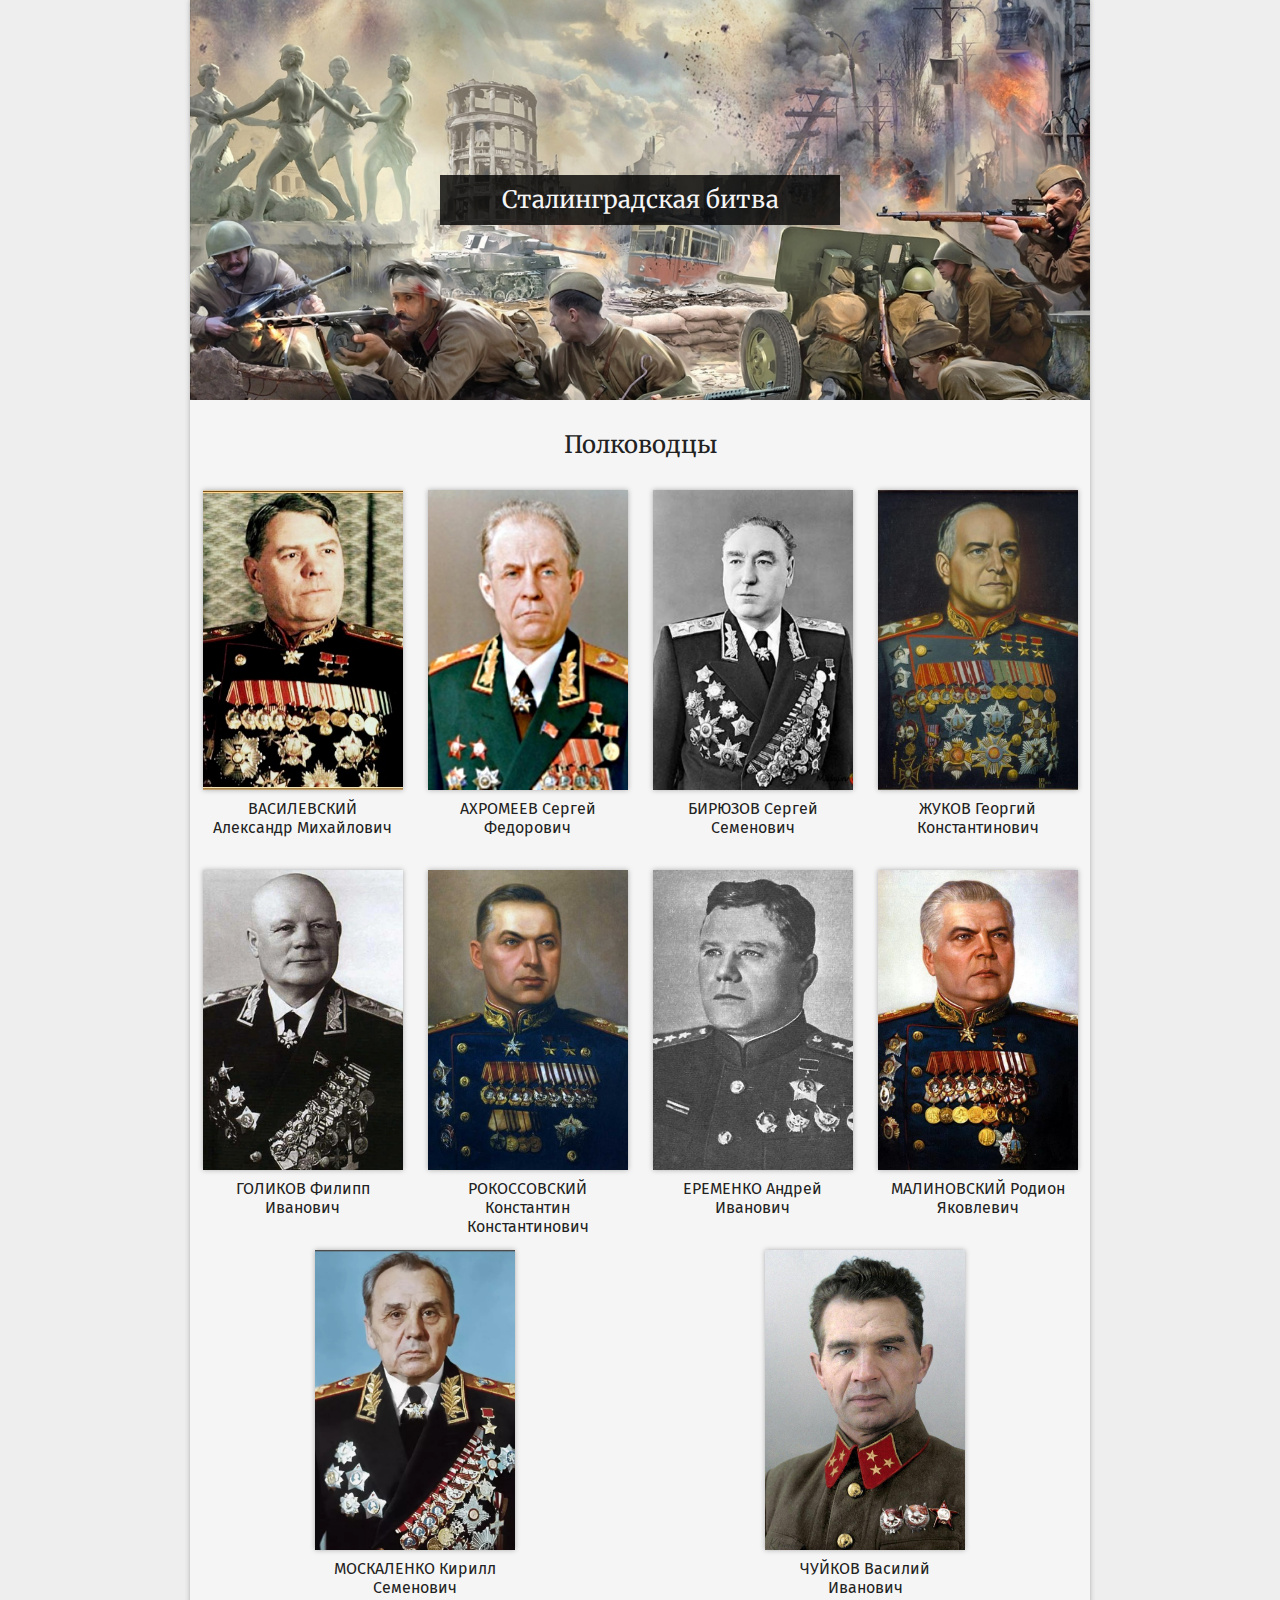
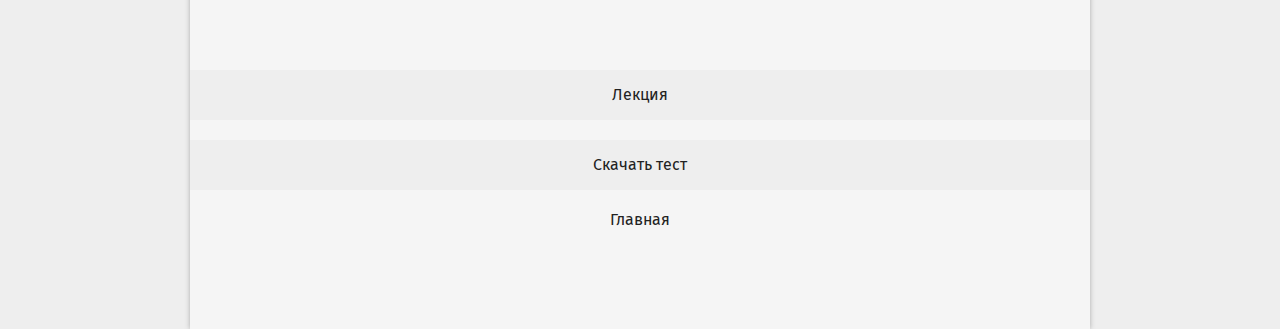
<file: stalin.html>
<!DOCTYPE html>
<html>
    <head>
        <title>Сталинградская битва</title>
        <link rel="stylesheet" href="stalin.css">
        <link href="https://fonts.googleapis.com/css?family=Fira+Sans:500|Lora|Merriweather" rel="stylesheet">
        <meta charset="utf-8"> 
        <meta name="viewport" content="width=device-width, initial-scale=1">
        <script src="https://pixijs.download/release/pixi.min.js"></script>
    </head>
    <body>
        <main>
            <div class="container">
                <div class="showcase">
                    <h1>Сталинградская битва</h1>
                </div>
                <h2 class="heroesHeader">Полководцы</h2>
                <div class="heroes">
                    <div class="heroBlock">
                        <img class="heroImage" src="img/vas.jpg" class="heroImage">
                        <h2 class="heroName">ВАСИЛЕВСКИЙ Александр Михайлович</h2>
                    </div>
                    <div class="heroBlock">
                        <img class="heroImage" src="img/ahr.jpg" class="heroImage">
                        <h2 class="heroName">АХРОМЕЕВ Сергей Федорович</h2>
                    </div>
                    <div class="heroBlock">
                        <img class="heroImage" src="img/biruz.jpg">
                        <h2 class="heroName">БИРЮЗОВ Сергей Семенович</h2>
                    </div>
                    <div class="heroBlock">
                        <img class="heroImage" src="img/jukov.jpg" class="heroImage">
                        <h2 class="heroName">ЖУКОВ Георгий Константинович</h2>
                    </div>
                    <div class="heroBlock">
                        <img class="heroImage" src="img/golik.jpg" class="heroImage">
                        <h2 class="heroName">ГОЛИКОВ Филипп Иванович</h2>
                    </div>
                    <div class="heroBlock">
                        <img class="heroImage" src="img/rok.jpg" class="heroImage">
                        <h2 class="heroName">РОКОССОВСКИЙ Константин Константинович</h2>
                    </div>
                    <div class="heroBlock">
                        <img class="heroImage" src="img/eremen.jpg" class="heroImage">
                        <h2 class="heroName">ЕРЕМЕНКО Андрей Иванович</h2>
                    </div>
                    <div class="heroBlock">
                        <img class="heroImage" src="img/malin.jpg" class="heroImage">
                        <h2 class="heroName">МАЛИНОВСКИЙ  Родион Яковлевич</h2>
                    </div>
                    <div class="heroBlock">
                        <img class="heroImage" src="img/mosk.png" class="heroImage">
                        <h2 class="heroName">МОСКАЛЕНКО Кирилл Семенович</h2>
                    </div>
                    <div class="heroBlock">
                        <img class="heroImage" src="img/chuy.jpg" class="heroImage">
                        <h2 class="heroName">ЧУЙКОВ Василий Иванович</h2>
                    </div>
                </div>
                <button class="panelButton">Лекция</button>
                <div class="panel">
                    <h3>Сталинградская битва</h3>

                    <h3>Сталинградская битва - Канны XX века</h3>

                    В российской истории есть события, золотом горящие на скрижалях её ратной славы. И одно из них –Сталинградская битва (17 июля 1942–2 февраля 1943 гг.), ставшая Каннами XX века. Гигантское по масштабам сражение ВОВ развернулось во второй половине 1942 года на берегах Волги. На отдельных этапах в нём с обеих сторон участвовало более 2 млн. человек, около 30 тыс. орудий, более 2 тыс. самолётов и такое же количество танков. За время Сталинградской битвы Вермахт потерял четверть своих сил, сосредоточенных на Восточном фронте. Его потери убитыми, пропавшими без вести и ранеными – составили около полутора миллионов солдат и офицеров.

                    <h3>Этапы Сталинградской битвы, её предпосылки</h3>

                    По характеру боевых действий Сталинградскую битву кратко принято делить на два периода. Это оборонительные операции (17 июля – 18 ноября 1942 г.) и наступательные операции (19 ноября 1942 – 2 февраля 1943 гг.). После провала плана «Барбаросса» и поражения под Москвой гитлеровцы готовились к новому наступлению на Восточном фронте. 5 апреля Гитлер издал директиву, в которой прописывалась цель летней кампании 1942 года. Это овладение нефтеносными районами Кавказа и выход к Волге в районе Сталинграда. 28 июня Вермахт перешёл в решительное наступление, взяв Донбасс, Ростов, Воронеж… Сталинград был крупным узлом коммуникаций, связывающим центральные районы страны с Кавказом и Средней Азией. А Волга – важной транспортной артерией по доставке кавказской нефти. Взятие Сталинграда могло иметь для СССР катастрофические последствия. На этом направлении активно действовала 6-я армия под командованием генерала Ф. Паулюса.
<img src="img/10.jpg">
                   <img src="img/2.jpg">
                    <h3>Фото Сталинградской битвы</h3>

                    <h3>Сталинградская битва – бои на подступах</h3>

                    Для защиты города советским командованием был образован Сталинградский фронт во главе с маршалом С. К. Тимошенко. Сталинградская битва кратко началась 17 июля, когда в излучине Дона подразделения 62-й армии вступили в бой с авангардом 6-й армии Вермахта. Оборонительные бои на подступах к Сталинграду продолжались 57 дней и ночей. 28 июля нарком обороны И. В. Сталин издал приказ №227, известный больше как «Ни шагу назад!». К началу решительного наступления немецкое командование заметно усилило 6-ю армию Паулюса. Превосходство в танках было двукратным, в самолётах – почти четырёхкратным. А в конце июля с кавказского направления сюда ещё была переброшена 4-я танковая армия. И, тем не менее, продвижение фашистов к Волге нельзя было назвать быстрым. За

                    месяц им под отчаянными ударами советских войск удалось преодолеть лишь 60 километров. Для укрепления юго-западных подступов к Сталинграду был создан Юго-Восточный фронт под командованием генерала А. И. Ерёменко. Тем временем гитлеровцы приступили к активным действиям на кавказском направлении. Но благодаря самоотверженности советских воинов наступление немцев вглубь Кавказа было остановлено.

                    <h3>Сталинградская битва: каждый дом – крепость</h3>

                    19 августа стало чёрной датой Сталинградской битвы – танковая группировка армии Паулюса прорвалась к Волге. Причём, отрезав с севера от главных сил фронта оборонявшую город 62-ю армию. Попытки уничтожить образованный войсками противника 8-километровый коридор успехом не увенчались. Хотя советские воины являли примеры удивительного героизма. 33 бойца 87 стрелковой дивизии, оборонявшие высоту в районе Малые Россошки, стали неодолимой твердыней на пути превосходящих сил противника. В течение дня они отчаянно отбивали атаки 70 танков и батальона гитлеровцев, оставив на поле боя 150 убитых солдат и 27 подбитых машин. 23 августа Сталинград подвергся жесточайшей бомбардировке немецкой авиации. Несколько сотен самолётов наносили удары по промышленным и жилым кварталам, превращая их в руины. А немецкое командование продолжало наращивать силы на Сталинградском направлении. К концу сентября в составе группы армий «Б» насчитывалось уже больше 80 дивизий. На помощь Сталинграду из резерва Ставки Верховного Главнокомандования были направлены 66-я и 24-я армии. 13 сентября штурм центральной части города начали две мощные группировки, поддерживаемые 350 танками. Началась беспримерная по мужеству и напряжённости борьба за город – самый страшный этап Сталинградской битвы. За каждое здание, за каждую пядь земли бойцы стояли насмерть, обагряя их кровью. Генерал Родимцев назвал бой в здании самым тяжёлым боем. Ведь здесь нет привычных понятий флангов, тыла, за каждым углом может таиться враг. Город беспрерывно подвергался обстрелам и бомбёжкам, горела земля, горела Волга. Из пробитых снарядами нефтебаков нефть огненными потоками устремлялась в блиндажи и окопы. Примером беззаветной доблести советских воинов стала почти двухмесячная оборона дома Павлова. Выбив врага из четырёхэтажного здания на улице Пензенской, группа разведчиков во главе с сержантом Я. Ф. Павловым, превратила дом в неприступную крепость. На штурм города противником было направлено ещё 200 тыс. обученного пополнения, 90 артиллерийских дивизионов, 40 сапёрных батальонов…

                    Гитлер истерично требовал любой ценой взять волжскую «цитадель». Командир батальона армии Паулюса Г. Вельц впоследствии писал, что вспоминает это как страшный сон. «Утром пять немецких батальонов уходят в атаку и почти никто не возвращается. На следующее утро всё повторяется снова…» Подступы к Сталинграду действительно усеивали трупы солдат и остовы сгоревших танков. Не зря немцы прозвали путь к городу «дорогой смерти».
<img src="img/3.jpg">
                   <img src="img/4.jpg">
                   <img src="img/5.jpg">
                    <h3>Сталинградская битва. Фото убитых немцев (крайний правый - убит русским снайпером)</h3>

                    <h3>Сталинградская битва – «Гроза» и «Гром» против «Урана»</h3>

                    Советским командованием был разработан план «Уран» по разгрому гитлеровцев под Сталинградом. Он состоял в том, чтобы мощными фланговыми ударами отсечь ударную группировку противника от основных сил и, окружив, уничтожить. Группа армий «Б», возглавляемая генерал-фельдмаршалом Боком, включала в себя 1011, 5 тыс. солдат и офицеров, более 10 тыс. орудий, 1200 самолётов и т.д. В состав трёх советских фронтов, оборонявших город, входили 1103 тыс. личного состава, 15501 орудие, 1350 самолётов. То есть преимущество советской стороны было незначительным. Поэтому решающей победы можно было достичь лишь путём военного искусства. 19 ноября подразделения Юго-Западного и Донского фронтов, а 20 ноября и Сталинградского – с двух сторон обрушили на расположения Бока тонны огненного металла. После прорыва вражеской обороны войска стали развивать наступление в оперативной глубине. Встреча советских фронтов произошла на пятый день наступления, 23 ноября, в районе Калач, Советский. Не желая мириться с поражением в Сталинградской битве, гитлеровское

                    командование предприняло попытку деблокировать окружённую армию Паулюса. Но инициированные ими в средине декабря операции «Зимняя гроза» и «Удар грома» окончились провалом. Теперь были созданы условия для полного разгрома окружённых войск. Операция по их ликвидации получила условное название «Кольцо». Из 330 тыс. попавших в окружении гитлеровцев к январю 1943 осталось не более 250 тыс. Но группировка не собиралась капитулировать. Она имела на вооружении более 4000 орудий, 300 танков, 100 самолётов. Паулюс позднее писал в своих воспоминаниях: «С одной стороны были безусловные приказы держаться, обещания помощи, ссылки на общую обстановку. С другой – внутренние гуманные мотивы – прекратить борьбу, вызванные бедственным состоянием солдат». 10 января 1943 года советские войска приступили к осуществлению операции «Кольцо».Сталинградская битва вступила в свою завершающую фазу. Прижатая к Волге и рассечённая на две части вражеская группировка вынуждена была сдаться.
<img src="img/6.jpg"><img src="img/7.jpg">
                    Сталинградская битва. Плененный Ф. Паулюс (он надеялся, что его обеменяют, и только в конце войны он узнал, что его предлагали обменять на сына Сталина - Якова Джугашвили). Сталин тогда сказал: «Я солдата на

                    фельдмаршала не меняю!»
<img src="img/8.jpg">
                    <h3>Сталинградская битва, фото плененного Ф. Паулюса</h3>

                    <h3>Значение Сталинградской битвы</h3>

                    Победа в Сталинградской битве имела для СССР огромное международное и военно-политическое значение. Она наметила коренной перелом в ходе Второй мировой войны. После Сталинграда наступил период изгнания немецких оккупантов с территории СССР. Став триумфом советского военного искусства, Сталинградская битва кратко укрепила лагерь антигитлеровской коалиции и вызвала разлад в странах фашистского блока. Некоторые западные историки, пытаясь умалить значение Сталинградской битвы, ставят её в один ряд с Тунисским сражением (1943), под Эль-Аламейном (1942) и т. д. Но их опроверг сам Гитлер, заявивший 1 февраля 1943 года в своей ставке: «Возможности окончания войны на Востоке путём наступления больше не существует…»
<img src="img/9.jpg">
                    Тогда под Сталинградом наши отцы и деды вновь "дали прикурить" Фото: пленные немцы после Сталинградской битвы

                    <h3>Перебежчики и пленные</h3>

                    По некоторым данным , под Сталинградом в плен попало от 91 до 110 тысяч немецких пленных, в том числе 24 генерала и фельдмаршал Паулюс. Впоследствии советскими войсками на поле боя было захоронено 140 тысяч солдат и офицеров противника[41] (не считая десятков тысяч немецких военнослужащих, которые погибли в «котле» в течение 73 дней) В справочнике «Вторая мировая война», изданном в Германии в 1995 году, указывается, что под Сталинградом в плен попала 201 тысяча солдат и офицеров, из которых после войны на родину вернулось только 6 тысяч человек. Согласно подсчётам немецкого историка Рюдигера Оверманса, опубликованным в специальном номере исторического журнала «Дамальз», посвящённом Сталинградской битве, всего в окружение под Сталинградом попало около 250 тысяч человек. Примерно 25 тысяч из них удалось эвакуировать из сталинградского котла и более 100 тысяч солдат и офицеров вермахта погибли в январе 1943 года в ходе завершения советской операции «Кольцо». В плену оказалось 130 тысяч человек, в том числе 110 тысяч немцев, а остальные — так называемые «добровольные помощники» вермахта («хиви» — сокращение от немецкого слова Hilfswilliger (Hiwi), дословный перевод «добровольный помощник»). Из них осталось в живых и вернулось домой в Германию около 5 тысяч человек[49].

                    В составе 6-й армии по предположительным оценкам находилось около 52 тысяч «хиви» — советских граждан — одна шестая от общего состава армии— для которых штаб этой армии разработал основные направления обучения «добровольных помощников», в которых последние рассматривались как «надежные соратники в борьбе с большевизмом»[49].

                    Помимо этого в 6-й армии действовали примерно около одной тысячи человек организации Тодта, состоящей преимущественно из западноевропейских рабочих, хорватские и румынские объединения, численностью от 1 до 5 тысяч солдат, а также несколько итальянцев[49].

                    Если сопоставить германские и российские данные о численности солдат и офицеров, попавших в плен в районе Сталинграда, то предположительно представляется следующая картина. В российских источниках из числа военнопленных исключены все так называемые «добровольные помощники» вермахта (около 20 тысяч человек), которых советские компетентные органы никогда не относили к категории «военнопленные», а рассматривали их как изменников Родине, подлежащих суду по законам военного времени.

                    Что касается массовой гибели военнопленных из «сталинградского котла», то большинство из них погибли в течение первого года пребывания в плену от многочисленных заболеваний, осложнённых истощением и длительным переохлаждением в период нахождения в окружении. Можно привести на этот счёт некоторые данные: только в период с 3 февраля по 10 июня 1943 года в лагере немецких военнопленных в Бекетовке (район Сталинграда) последствия «сталинградского котла» стоили жизни более чем 27 тысяч человек; а из 1800 пленных офицеров, размещённых в помещении бывшего монастыря в Елабуге, к апрелю 1943 года осталась в живых только четвёртая часть контингента.
                </div>
                <a href="stalin.doc" class="panelButton" download>Скачать тест</a>
                <a href="/" class="home">Главная</a>
            </div>
        </main>
        <script src="https://ajax.googleapis.com/ajax/libs/jquery/3.2.1/jquery.min.js"></script>
        <script src="script.js"></script>
    </body>
</html>
</file>
<file: style.css>
*{
    margin: 0;
    padding: 0;
}
html{
    height: 100%;
}
body{
    background: url(img/bg.jpg);
    background-attachment: fixed;
    background-repeat: no-repeat;
    background-size: cover;
    background-position: center;
    position: relative;
    height: 100%;
    overflow: hidden;
}
.button{
    background: #ccc;
    position: absolute;
    width: 50%;
    cursor: pointer;
    height: 100%;
    display: grid;
    text-align: center;
    align-content: center;
    font-family: 'Merriweather';
    font-size: 1.5em;
    background: rgba(0, 0, 0, 0.5);
    color: #f5f5f5;
    text-decoration: none;
    transition: .3s;
}
.button:hover{
    background: rgba(0, 0, 0, 0.7);
}
.stalinButton{
    right: 0;
/*    box-shadow: 0px 0px 5px #000;*/
}
</file>
<file: kursk.css>
*{
    margin: 0;
    padding: 0;
}
body{
    /*    background: url(img/kursk.jpg);*/
    background: #eee;
    background-position: center;
    background-attachment: fixed;
    background-size: cover;
    background-repeat: no-repeat;
}
.container{
    width: 90%;
    max-width: 900px;
    background: #f5f5f5;
    margin: auto;
    box-shadow: 0px 0px 5px #aaa;
    overflow: hidden;
    padding-bottom: 100px;
}
h1{
    line-height: 50px;
    font-size: 1.5em;
    font-family: 'Merriweather', serif;
    font-weight: normal;
    text-align: center;
    /*    box-shadow: 0px 0px 5px #000;*/
    color: #222;
    background: rgba(0, 0, 0, 0.8);
    color: #f5f5f5;
    width: 200px;
    margin: auto;
    /*
    z-index: 99999;
    position: relative;
    */
}
.showcase{
    background: url(img/kursk.jpg);
    height: 400px;
    background-position: center;
    background-attachment: fixed;
    background-size: cover;
    background-repeat: no-repeat;
    display: grid;
    align-content: center;
    /*    filter: blur(1px);*/
}
.heroes{
    /*    background: #ccc;*/
    display: flex;
    justify-content: space-around;
    width: 100%;
    flex-wrap: wrap;
    margin: 10px 0 50px;
}
.heroesHeader{
    line-height: 50px;
    font-size: 1.5em;
    font-family: 'Merriweather', serif;
    font-weight: normal;
    text-align: center;
    color: #222;
    margin-top: 20px;
}
.heroBlock{
    /*    background: #444;*/
    width: 200px;
    height: 360px;
    text-align: center;
    overflow: hidden;
    padding: 10px;
}
.heroImage{
    width: 200px;
    height: 300px;
    object-fit: cover;
    box-shadow: 0px 0px 5px #aaa;
}
.heroName{
    /*    background: rgba(0, 0, 0, 0.5);*/
    padding: 5px;
    box-sizing: border-box;
    /*    color: #fff;*/
    color: #222;
    font-family: 'Fira Sans', sans-serif;
    font-size: 1em;
    font-weight: normal;
}
.panelButton{
    width: 100%;
    height: 50px;
    border: none;
    background: #eee;
/*    box-shadow: 0px 0px 5px #aaa;*/
    color: #222;
    font-family: 'Fira Sans', sans-serif;
    font-size: 1em;
    font-weight: normal;
    cursor: pointer;
    transition: .3s;
    outline: none;
}
.panelButton:hover{
    background: #ddd;
/*    color: #000;*/
/*    box-shadow: 0px 0px 3px #aaa;*/
}
.panel{
    padding: 0 10px;
    box-sizing: border-box;
    text-indent: 20px;
    font-family: 'Merriweather', serif;
    font-size: 1em;
    font-weight: normal;
    color: #222;
    max-height: 0;
    overflow: hidden;
    /*    background: #ccc;*/
    margin: 10px 0;
    transition: .3s;
}
</file>
<file: stalin.css>
*{
    margin: 0;
    padding: 0;
}
body{
    /*    background: url(img/kursk.jpg);*/
    background: #eee;
    background-position: center;
    background-attachment: fixed;
    background-size: cover;
    background-repeat: no-repeat;
}
.container{
    width: 90%;
    max-width: 900px;
    background: #f5f5f5;
    margin: auto;
    box-shadow: 0px 0px 5px #aaa;
    overflow: hidden;
    padding-bottom: 100px;
}
h1{
    line-height: 50px;
    font-size: 1.5em;
    font-family: 'Merriweather', serif;
    font-weight: normal;
    text-align: center;
    /*    box-shadow: 0px 0px 5px #000;*/
    color: #222;
    background: rgba(0, 0, 0, 0.8);
    color: #f5f5f5;
    width: 400px;
    margin: auto;
    /*
    z-index: 99999;
    position: relative;
    */
}
.showcase{
    background: url(img/stalin.jpg);
    height: 400px;
    background-position: center;
/*    background-attachment: fixed;*/
    background-size: cover;
    background-repeat: no-repeat;
    display: grid;
    align-content: center;
    /*    filter: blur(1px);*/
}
.heroes{
    /*    background: #ccc;*/
    display: flex;
    justify-content: space-around;
    width: 100%;
    flex-wrap: wrap;
    margin: 10px 0 50px;
}
.heroesHeader{
    line-height: 50px;
    font-size: 1.5em;
    font-family: 'Merriweather', serif;
    font-weight: normal;
    text-align: center;
    color: #222;
    margin-top: 20px;
}
.heroBlock{
    /*    background: #444;*/
    width: 200px;
    height: 360px;
    text-align: center;
    overflow: hidden;
    padding: 10px;
}
.heroImage{
    width: 200px;
    height: 300px;
    object-fit: cover;
    box-shadow: 0px 0px 5px #aaa;
}
.heroName{
    /*    background: rgba(0, 0, 0, 0.5);*/
    padding: 5px;
    box-sizing: border-box;
    /*    color: #fff;*/
    color: #222;
    font-family: 'Fira Sans', sans-serif;
    font-size: 1em;
    font-weight: normal;
}
.panelButton{
    width: 100%;
    line-height: 50px;
    border: none;
    background: #eee;
/*    box-shadow: 0px 0px 5px #aaa;*/
    color: #222;
    font-family: 'Fira Sans', sans-serif;
    font-size: 1em;
    font-weight: normal;
    cursor: pointer;
    transition: .3s;
    outline: none;
    display: block;
    text-align: center;
    text-decoration: none;
}
.panelButton:hover{
    background: #ddd;
/*    color: #000;*/
/*    box-shadow: 0px 0px 3px #aaa;*/
}
.panel{
    padding: 0 10px;
    box-sizing: border-box;
    text-indent: 20px;
    font-family: 'Merriweather', serif;
    font-size: 1em;
    font-weight: normal;
    color: #222;
    max-height: 0;
    overflow: hidden;
    /*    background: #ccc;*/
    margin: 10px 0;
    transition: .3s;
}
.panel img{
    margin: 10px auto;
    display: block;
}
.home{
    width: 100px;
    margin: 20px auto 0px;
    display: block;
    text-align: center;
    text-decoration: none;
    color: #222;
    font-family: 'Fira Sans', sans-serif;
    font-size: 1em;
    font-weight: normal;
    cursor: pointer;
    transition: .3s;
}
.home:hover{
    color: #555;
}
</file>
